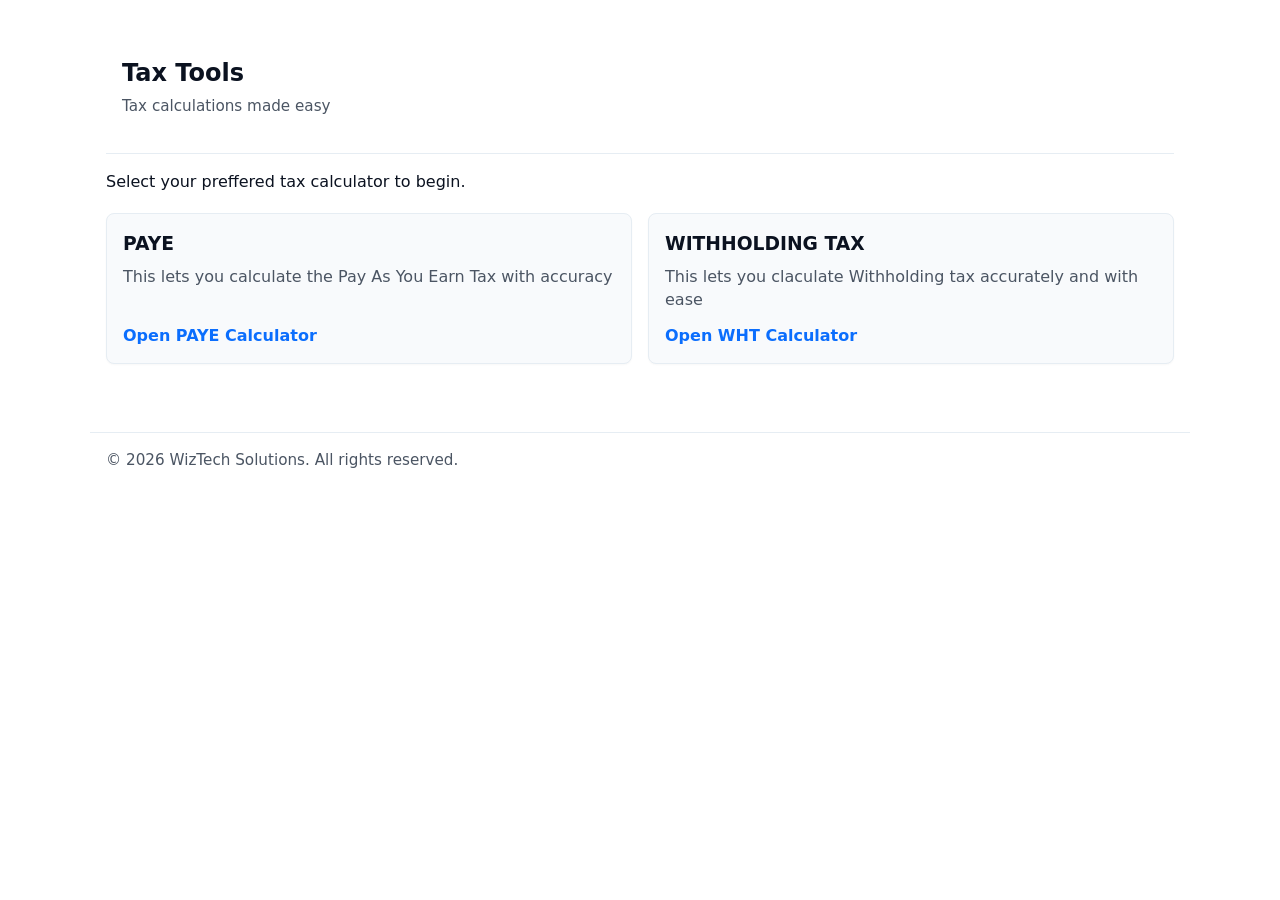
<file: index.html>
<!doctype html>
<html lang="en">
<head>
  <meta charset="utf-8" />
  <meta name="viewport" content="width=device-width,initial-scale=1" />
  <title>Tax Tools — PAYE & WHT</title>
  <link rel="stylesheet" href="wht_web/styles.css" />
</head>
<body>
  <main class="container" id="main" role="main" aria-labelledby="main-heading">
    <header class="site-header">
      <div class="container">
        <h1 class="site-title">Tax Tools</h1>
        <p class="site-subtitle">Tax calculations made easy</p>
      </div>
    </header>
    <!--<nav class="selector" role="navigation" aria-label="Calculator selector">
      <a href="./paye_web/index.html" class="card-link" id="btn-paye" target="_blank" rel="noopener norefferrer">PAYE Calculator</a>
      <a href="./wht_web/index.html" class="card-link" id="btn-wht" target="_blank" rel="noopener norefferrer">WHT Calculator</a>
      <!-<button data-route="paye" id="btn-paye" class="nav-btn">PAYE Calculator</button>-->
      <!--<button type="button" id="btn-paye" class="nav-btn">WHT Calculator</button>-->
      <!--<a href="https://tax-tools.netlify.app/" id="btn-wht" class="nav-btn" target="_blank" rel="noopener norefferrer"> WHT Calculator</a>->
    </nav>
    -->

    <h2 id="main-heading" class="visually-hidden">Welcome</h2>
    <p>Select your preffered tax calculator to begin.</p>

    <section class="cards">
      <article class="card" tabindex="0" role="button" aria-pressed="false" target="_blank " data-target="paye_web/index.html">
        <h3>PAYE</h3>
        <p class="muted">This lets you calculate the Pay As You Earn Tax with accuracy</p>
        <a href="paye_web/index.html" class="card-link" target="_blank" rel="noopener norefferrer">Open PAYE Calculator</a>
      </article>

      <article class="card" tabindex="0" role="button" aria-pressed="false" data-target="wht_web/index.html" >
        <h3>WITHHOLDING TAX</h3>
        <p class="muted">This lets you claculate Withholding tax accurately and with ease</p>
        <a href="wht_web/index.html" class="card-link" target="_blank" rel="noopener norefferrer">Open WHT Calculator</a>
      </article>
    </section>

  </main>

  <script src="wht_web/script.js" defer></script>

    <footer class="site-footer container" role="contentinfo" aria-label="Site copyright">
  <div class="footer-inner">
    <p class="copyright">
      © <span id="copyright-year"></span> WizTech Solutions. All rights reserved.
    </p>
  </div>
</footer>

<script>
  (function () {
    const el = document.getElementById('copyright-year');
    if (el) el.textContent = new Date().getFullYear();
  })();
</script>
</body>
</html>
</file>
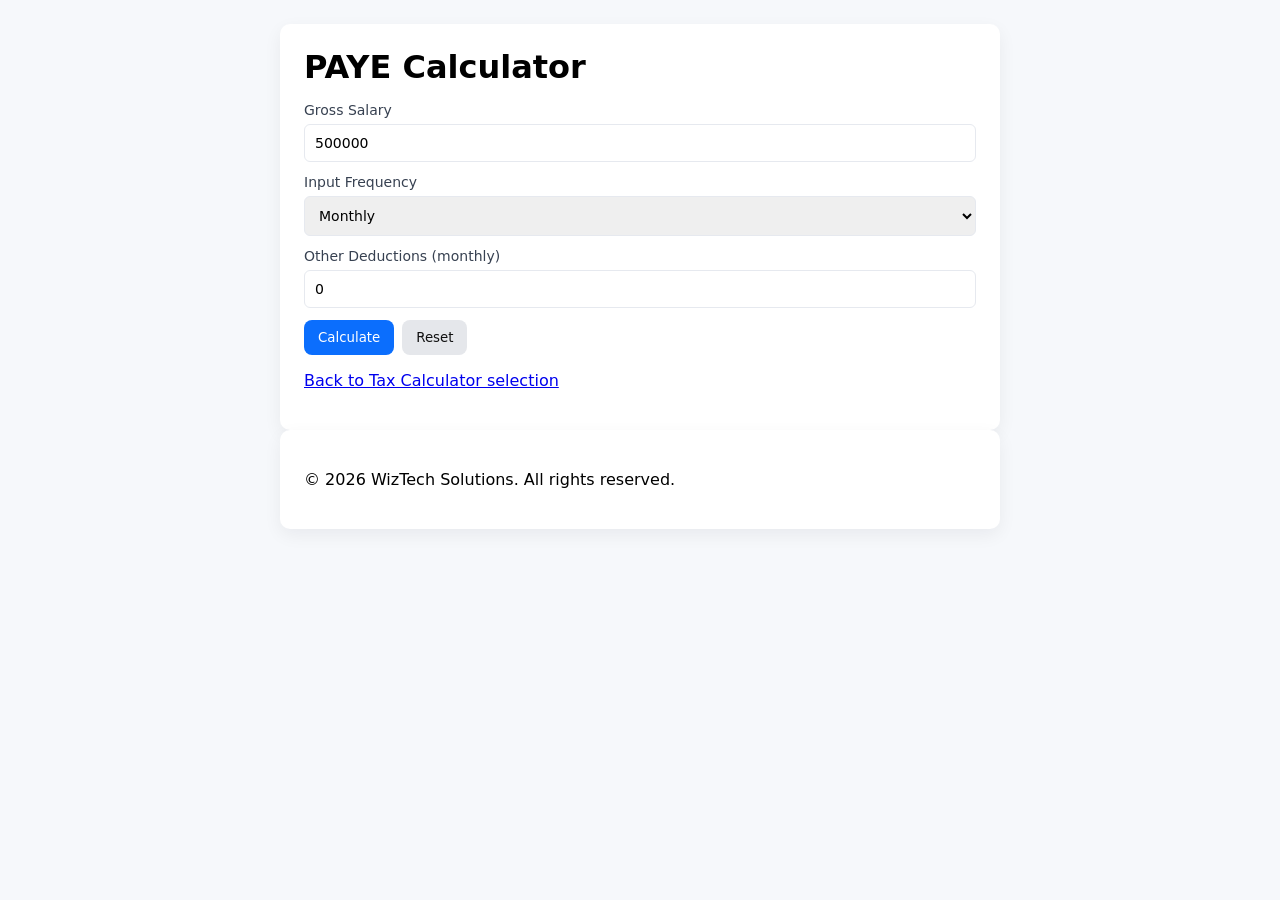
<file: paye_web/index.html>
<!doctype html>
<html lang="en">
<head>
  <meta charset="utf-8" />
  <meta name="viewport" content="width=device-width,initial-scale=1" />
  <title>PAYE Calculator</title>
  <link rel="stylesheet" href="styles.css" />
</head>
<body>
  <main class="container">
    <h1>PAYE Calculator</h1>

    <form id="paye-form" onsubmit="return false;">
      <label>Gross Salary
        <input type="number" id="gross" min="0" step="0.01" value="500000" />
      </label>

      <label>Input Frequency
        <select id="frequency">
          <option value="monthly">Monthly</option>
          <option value="annual">Annual</option>
        </select>
      </label>

      <label>Other Deductions (monthly)
        <input type="number" id="deductions" min="0" step="0.01" value="0" />
      </label>

      <div class="actions">
        <button id="calculate">Calculate</button>
        <button id="reset" type="reset">Reset</button>
      </div>
    </form>

    <section id="results" class="results hidden" aria-live="polite">
      <h2>Results</h2>
      <div id="breakdown"></div>
    </section>

    <p style="margin-top:1rem"><a href="../index.html">Back to Tax Calculator selection</a></p>
  </main>

  <script src="script.js"></script>

  <footer class="site-footer container" role="contentinfo" aria-label="Site copyright">
  <div class="footer-inner">
    <p class="copyright">
      © <span id="copyright-year"></span> WizTech Solutions. All rights reserved.
    </p>
  </div>
</footer>

<script>
  (function () {
    const el = document.getElementById('copyright-year');
    if (el) el.textContent = new Date().getFullYear();
  })();
</script>

</body>
</html>
</file>
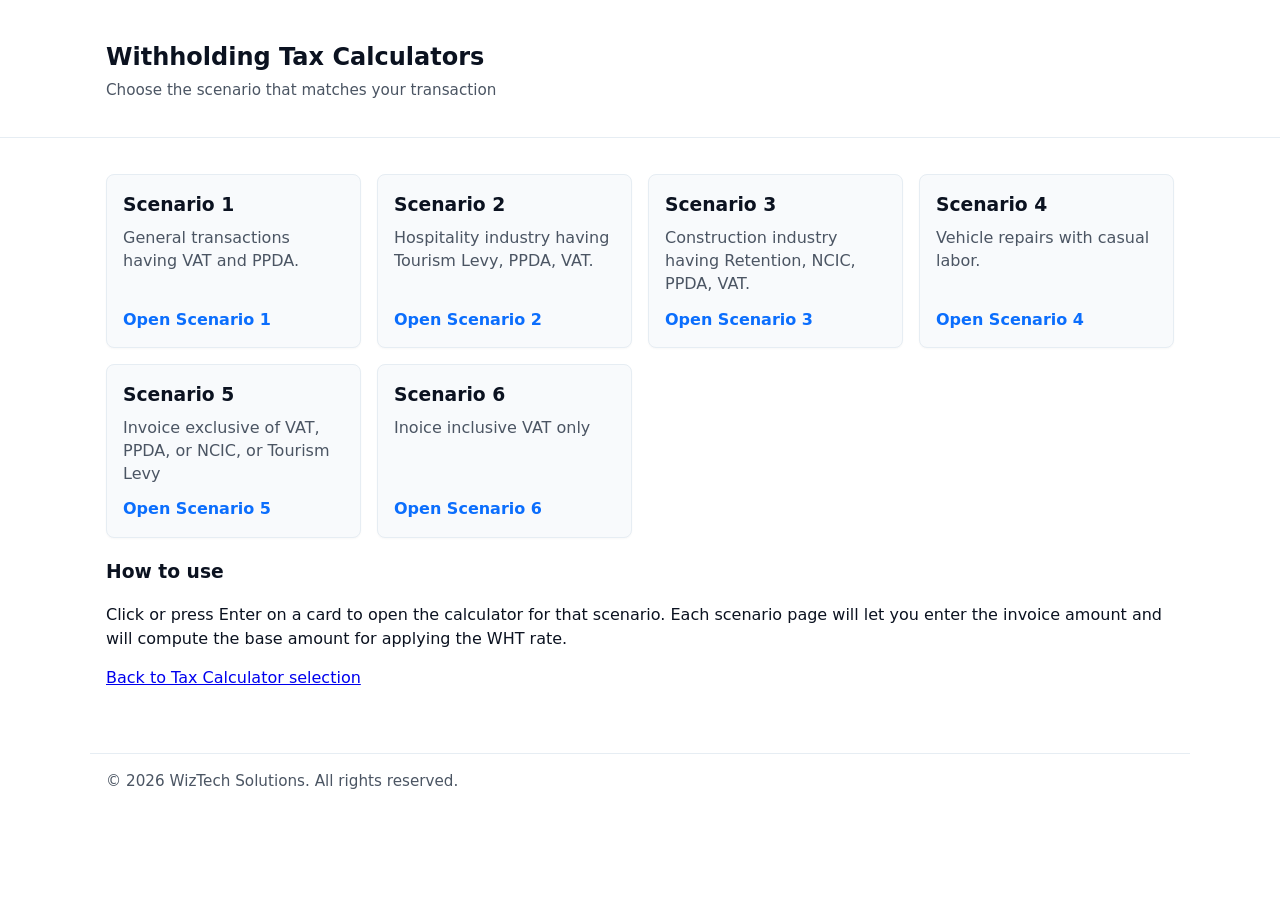
<file: wht_web/index.html>
<!doctype html>
<html lang="en">
<head>
  <meta charset="utf-8" />
  <meta name="viewport" content="width=device-width,initial-scale=1" />
  <title>Withholding Tax Calculators</title>
  <link rel="stylesheet" href="styles.css" />
</head>
<body>
  <a class="skip-link" href="#main">Skip to main content</a>

  <header class="site-header" role="banner">
    <div class="container">
      <h1 class="site-title">Withholding Tax Calculators</h1>
      <p class="site-subtitle">Choose the scenario that matches your transaction</p>
    </div>
  </header>

  <main id="main" class="container" role="main" aria-labelledby="main-heading">
    <h2 id="main-heading" class="visually-hidden">Calculator selection</h2>

  <section class="cards" aria-label="Calculator options">
  <article class="card" tabindex="0" role="button" aria-pressed="false" data-target="scenarios/scenario1.html">
    <h3>Scenario 1</h3>
    <p class="muted">General transactions having VAT and PPDA.</p>
    <a class="card-link" href="scenarios/scenario1.html">Open Scenario 1</a>
  </article>

  <article class="card" tabindex="0" role="button" aria-pressed="false" data-target="scenarios/scenario2.html">
    <h3>Scenario 2</h3>
    <p class="muted">Hospitality industry having Tourism Levy, PPDA, VAT.</p>
    <a class="card-link" href="scenarios/scenario2.html">Open Scenario 2</a>
  </article>

  <article class="card" tabindex="0" role="button" aria-pressed="false" data-target="scenarios/scenario3.html">
    <h3>Scenario 3</h3>
    <p class="muted">Construction industry having Retention, NCIC, PPDA, VAT.</p>
    <a class="card-link" href="scenarios/scenario3.html">Open Scenario 3</a>
  </article>

  <article class="card" tabindex="0" role="button" aria-pressed="false" data-target="scenarios/scenario4.html">
    <h3>Scenario 4</h3>
    <p class="muted">Vehicle repairs with casual labor.</p>
    <a class="card-link" href="scenarios/scenario4.html">Open Scenario 4</a>
  </article>

  <article class="card" tabindex="0" role="button" aria-pressed="false" data-target="scenarios/scenario5.html">
    <h3>Scenario 5</h3>
    <p class="muted">Invoice exclusive of VAT, PPDA, or NCIC, or Tourism Levy</p>
    <a href="scenarios/scenario5.html" class="card-link">Open Scenario 5</a>
  </article>

  <article class="card" tabindex="0" role="button" aria-pressed="false" data-target="scenarios/scenario6.html">
    <h3>Scenario 6</h3>
    <p class="muted">Inoice inclusive VAT only</p>
    <a href="scenarios/scenario6.html" class="card-link">Open Scenario 6</a>
  </article>
 </section>

    <section class="help" aria-label="How to use">
      <h3>How to use</h3>
      <p>Click or press Enter on a card to open the calculator for that scenario. Each scenario page will let you enter the invoice amount and will compute the base amount for applying the WHT rate.</p>
    </section>

    <p style="margin-top:1rem"><a href="../index.html">Back to Tax Calculator selection</a></p>
  </main>

  <footer class="site-footer container" role="contentinfo" aria-label="Site copyright">
  <div class="footer-inner">
    <p class="copyright">
      © <span id="copyright-year"></span> WizTech Solutions. All rights reserved.
    </p>
  </div>
</footer>

<script>
  (function () {
    const el = document.getElementById('copyright-year');
    if (el) el.textContent = new Date().getFullYear();
  })();
</script>

  <script src="script.js" defer></script>
</body>
</html>
</file>
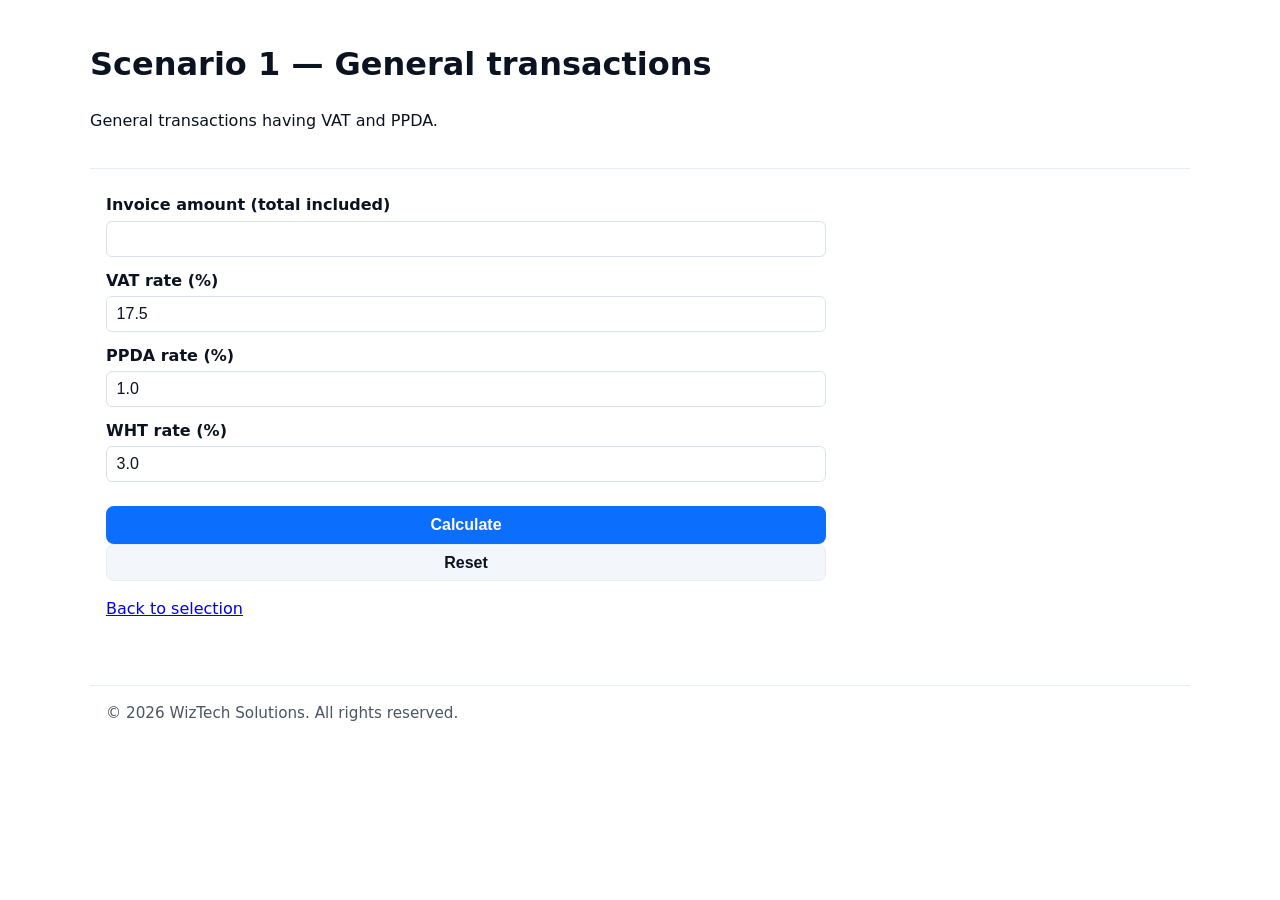
<file: wht_web/scenarios/scenario1.html>
<!doctype html>
<html lang="en">
<head>
  <meta charset="utf-8" />
  <meta name="viewport" content="width=device-width,initial-scale=1" />
  <title>Scenario 1 — General transactions</title>
  <link rel="stylesheet" href="../styles.css" />
</head>
<body>
  <a class="skip-link" href="#calc">Skip to calculator</a>

  <header class="site-header container">
    <h1>Scenario 1 — General transactions</h1>
    <p class="muted">General transactions having VAT and PPDA.</p>
  </header>

  <main id="calc" class="container" role="main">
    <form id="wht-form" aria-label="Withholding tax calculator" novalidate>
      <div>
        <label for="invoice-amount"><strong>Invoice amount (total included)</strong></label>
        <input id="invoice-amount" name="invoiceAmount" type="number" inputmode="decimal" step="0.01" required aria-required="true" />
      </div>

      <div>
        <label for="vat-rate">VAT rate (%)</label>
        <input id="vat-rate" name="vatRate" type="number" step="0.01" value="17.5" required />
      </div>

      <div>
        <label for="ppda">PPDA rate (%)</label>
        <input id="ppda" name="ppda" type="number" step="0.01" value="1.0" required />
      </div>

      <div>
        <label for="wht-rate">WHT rate (%)</label>
        <input id="wht-rate" name="whtRate" type="number" step="0.01" value="3.0" required />
      </div>

      <div style="margin-top:.75rem">
        <button id="calc-btn" type="submit">Calculate</button>
        <button id="reset-btn" type="button">Reset</button>
      </div>
    </form>

    <section id="results" aria-live="polite" style="margin-top:1rem"></section>

    <p style="margin-top:1rem"><a href="../index.html">Back to selection</a></p>
  </main>

  <script type="module">
  try {
    import('./scenario1.js').then(({ computeBaseAmount }) => {
      const form = document.getElementById('wht-form');
      const results = document.getElementById('results');
      const resetBtn = document.getElementById('reset-btn');

      function formatCurrency(n) {
        return new Intl.NumberFormat(undefined, { minimumFractionDigits: 2, maximumFractionDigits: 2 }).format(n);
      }

      form.addEventListener('submit', (e) => {
        e.preventDefault();
        results.innerHTML = '';
        try {
          const invoice = document.getElementById('invoice-amount').value;
          const vatRate = document.getElementById('vat-rate').value;
          const ppdaRate = document.getElementById('ppda').value;
          const whtRate = document.getElementById('wht-rate').value;

          console.log('Inputs:', { invoice, vatRate, ppdaRate, whtRate });

          const out = computeBaseAmount({
            invoice,
            vatRate,
            ppdaRate,
            whtRate,
            rounding: 2
          });

          console.log('Output:', out);

          results.innerHTML = `
            <div class="result-card">
              <div class="result-row"><div class="result-label">Taxable amount</div><div class="result-value">MK ${formatCurrency(out.taxableAmount)}</div></div>
              <div class="result-row"><div class="result-label">VAT (MK)</div><div class="result-value">MK ${formatCurrency(out.vatAmount)}</div></div>
              <div class="result-row"><div class="result-label">PPDA (MK)</div><div class="result-value">MK ${formatCurrency(out.ppdaAmount)}</div></div>
              <div class="result-row"><div class="result-label">WHT (MK)</div><div class="result-value">MK ${formatCurrency(out.whtAmount)}</div></div>
              <div class="result-row"><div class="result-label">Pay supplier</div><div class="result-value">MK ${formatCurrency(out.paySupplier)}</div></div>
            </div>
          `;
        } catch (err) {
          console.error('Calculation error:', err);
          results.innerHTML = `<div role="alert">Error: ${err.message}</div>`;
        }
      });

      resetBtn.addEventListener('click', () => {
        form.reset();
        results.innerHTML = '';
        document.getElementById('vat-rate').value = '17.5';
        document.getElementById('ppda').value = '1.0';
        document.getElementById('wht-rate').value = '3.0';
      });

    }).catch(err => {
      console.error('Failed to import module:', err);
      const results = document.getElementById('results');
      if (results) results.innerHTML = `<div role="alert">Module load error: ${err.message}</div>`;
    });
  } catch (err) {
    console.error('Unexpected error setting up module import:', err);
    const results = document.getElementById('results');
    if (results) results.innerHTML = `<div role="alert">Setup error: ${err.message}</div>`;
  }
  </script>

  <footer class="site-footer container" role="contentinfo" aria-label="Site copyright">
  <div class="footer-inner">
    <p class="copyright">
      © <span id="copyright-year"></span> WizTech Solutions. All rights reserved.
    </p>
  </div>
</footer>

<script>
  (function () {
    const el = document.getElementById('copyright-year');
    if (el) el.textContent = new Date().getFullYear();
  })();
</script>

</body>
</html>
</file>
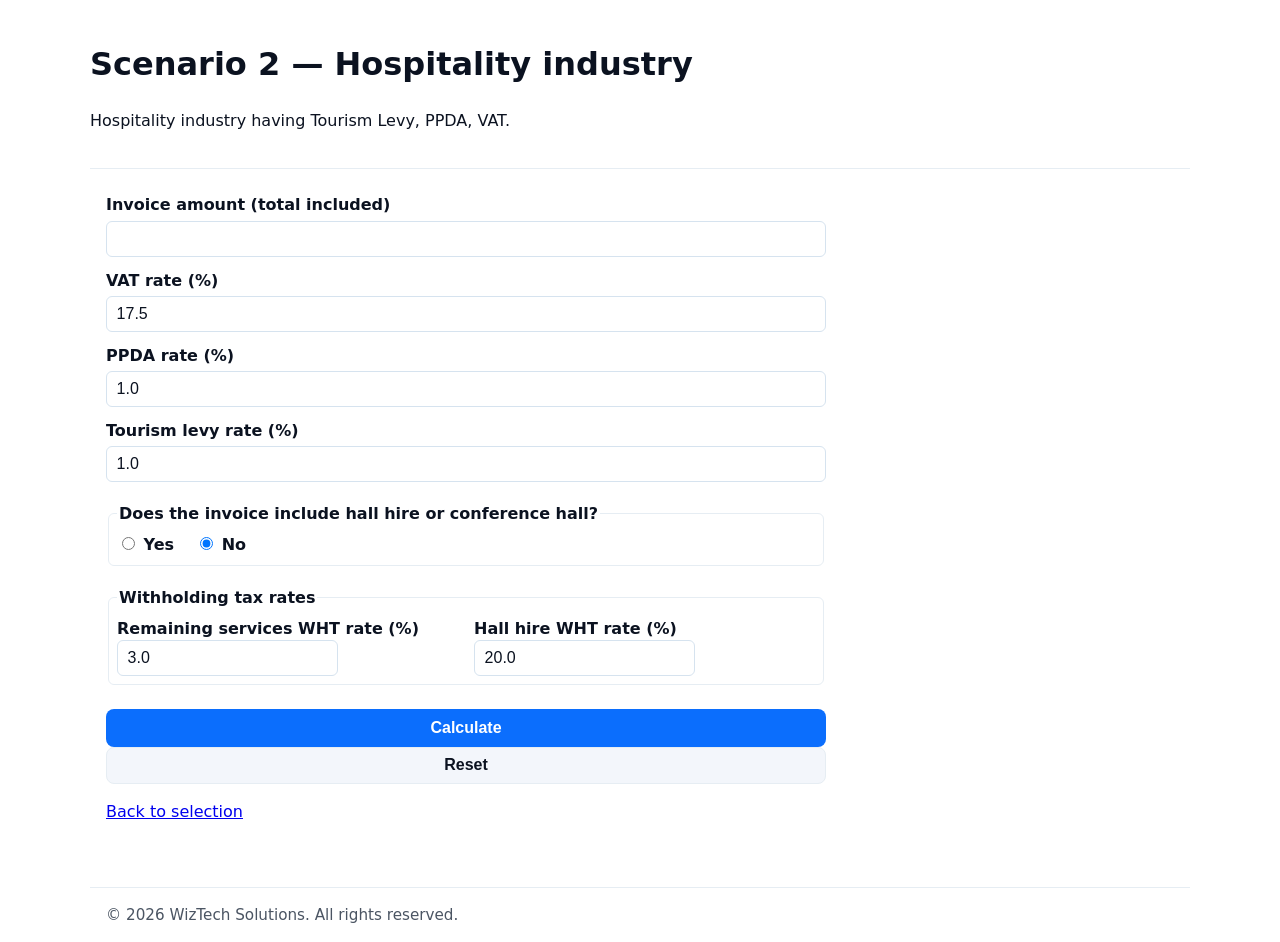
<file: wht_web/scenarios/scenario2.html>
<!doctype html>
<html lang="en">
<head>
  <meta charset="utf-8" />
  <meta name="viewport" content="width=device-width,initial-scale=1" />
  <title>Scenario 2 — Hospitality industry</title>
  <link rel="stylesheet" href="../styles.css" />
</head>
<body>
  <a class="skip-link" href="#calc">Skip to calculator</a>

  <header class="site-header container">
    <h1>Scenario 2 — Hospitality industry</h1>
    <p class="muted">Hospitality industry having Tourism Levy, PPDA, VAT.</p>
  </header>

  <main id="calc" class="container" role="main">
    <form id="wht-form" aria-label="Hospitality withholding tax calculator" novalidate>
      <div>
        <label for="invoice-amount"><strong>Invoice amount (total included)</strong></label>
        <input id="invoice-amount" name="invoiceAmount" type="number" inputmode="decimal" step="0.01" required />
      </div>

      <div>
        <label for="vat-rate">VAT rate (%)</label>
        <input id="vat-rate" name="vatRate" type="number" step="0.01" value="17.5" required />
      </div>

      <div>
        <label for="ppda-rate">PPDA rate (%)</label>
        <input id="ppda-rate" name="ppdaRate" type="number" step="0.01" value="1.0" required />
      </div>

      <div>
        <label for="tourism-rate">Tourism levy rate (%)</label>
        <input id="tourism-rate" name="tourismRate" type="number" step="0.01" value="1.0" required />
      </div>

      <fieldset style="margin-top:.5rem; border:1px solid #e6edf3; padding:.5rem; border-radius:6px;">
        <legend style="font-weight:700">Does the invoice include hall hire or conference hall?</legend>
        <label><input id="hall-yes" name="hall" type="radio" value="yes" /> Yes</label>
        <label style="margin-left:1rem"><input id="hall-no" name="hall" type="radio" value="no" checked /> No</label>

        <div id="hall-amount-row" style="margin-top:.5rem; display:none;">
          <label for="hall-amount">Hall hire amount</label>
          <input id="hall-amount" name="hallAmount" type="number" inputmode="decimal" step="0.01" />
        </div>
      </fieldset>

      <fieldset style="margin-top:.5rem; border:1px solid #e6edf3; padding:.5rem; border-radius:6px;">
        <legend style="font-weight:700">Withholding tax rates</legend>

        <div style="display:flex; gap:1rem; flex-wrap:wrap;">
          <div style="flex:1; min-width:200px;">
            <label for="wht-rate">Remaining services WHT rate (%)</label>
            <input id="wht-rate" name="whtRate" type="number" step="0.01" value="3.0" required />
          </div>

          <div style="flex:1; min-width:200px;">
            <label for="hall-wht-rate">Hall hire WHT rate (%)</label>
            <input id="hall-wht-rate" name="hallWhtRate" type="number" step="0.01" value="20.0" required />
          </div>
        </div>
      </fieldset>

      <div style="margin-top:.75rem">
        <button id="calc-btn" type="submit">Calculate</button>
        <button id="reset-btn" type="button">Reset</button>
      </div>
    </form>

    <section id="results" aria-live="polite" style="margin-top:1rem"></section>

    <p style="margin-top:1rem"><a href="../index.html">Back to selection</a></p>
  </main>

  <script type="module">
    import { computeScenario2 } from './scenario2.js';

    const form = document.getElementById('wht-form');
    const results = document.getElementById('results');
    const resetBtn = document.getElementById('reset-btn');
    const hallYes = document.getElementById('hall-yes');
    const hallNo = document.getElementById('hall-no');
    const hallRow = document.getElementById('hall-amount-row');

    function updateHallRow() {
      hallRow.style.display = hallYes.checked ? 'block' : 'none';
    }
    hallYes.addEventListener('change', updateHallRow);
    hallNo.addEventListener('change', updateHallRow);

    function formatCurrency(n) {
      return new Intl.NumberFormat(undefined, { minimumFractionDigits: 2, maximumFractionDigits: 2 }).format(n);
    }

    form.addEventListener('submit', (e) => {
      e.preventDefault();
      results.innerHTML = '';

      try {
        const invoice = document.getElementById('invoice-amount').value;
        const vatRate = document.getElementById('vat-rate').value;
        const ppdaRate = document.getElementById('ppda-rate').value;
        const tourismRate = document.getElementById('tourism-rate').value;
        const remainingWhtRate = document.getElementById('wht-rate').value;
        const hallWhtRate = document.getElementById('hall-wht-rate').value;
        const hallIncluded = hallYes.checked;
        const hallAmount = document.getElementById('hall-amount').value || 0;

        const out = computeScenario2({
          invoice,
          vatRate,
          ppdaRate,
          tourismRate,
          remainingWhtRate,
          hallHireWhtRate: hallWhtRate,
          hallHireIncluded: hallIncluded,
          hallHireAmount: hallAmount,
          rounding: 2
        });

        results.innerHTML = `
          <div class="result-card">
            <div class="result-row"><div class="result-label">Taxable amount</div><div class="result-value">MK ${formatCurrency(out.taxableAmount)}</div></div>
            <div class="result-row"><div class="result-label">VAT (MK)</div><div class="result-value">MK ${formatCurrency(out.vatAmount)}</div></div>
            <div class="result-row"><div class="result-label">PPDA (MK)</div><div class="result-value">MK ${formatCurrency(out.ppdaAmount)}</div></div>
            <div class="result-row"><div class="result-label">Tourism levy (MK)</div><div class="result-value">MK ${formatCurrency(out.tourismAmount)}</div></div>
            <div class="result-row"><div class="result-label">WHT total (MK)</div><div class="result-value">MK ${formatCurrency(out.whtAmount)}</div></div>
            ${out.whtHall > 0 ? `<div class="result-row"><div class="result-label">WHT on hall hire (MK)</div><div class="result-value">MK ${formatCurrency(out.whtHall)}</div></div>` : ''}
            ${out.whtRemaining > 0 ? `<div class="result-row"><div class="result-label">WHT on remaining services (MK)</div><div class="result-value">MK ${formatCurrency(out.whtRemaining)}</div></div>` : ''}
            <div class="result-row"><div class="result-label">Pay supplier</div><div class="result-value">MK ${formatCurrency(out.paySupplier)}</div></div>
          </div>
        `;
      } catch (err) {
        console.error('Calculation error:', err);
        results.innerHTML = `<div role="alert">Error: ${err.message}</div>`;
      }
    });

    resetBtn.addEventListener('click', () => {
      form.reset();
      results.innerHTML = '';
      document.getElementById('vat-rate').value = '17.5';
      document.getElementById('ppda-rate').value = '1.0';
      document.getElementById('tourism-rate').value = '1.0';
      document.getElementById('wht-rate').value = '3.0';
      document.getElementById('hall-wht-rate').value = '20.0';
      updateHallRow();
    });

    updateHallRow();
  </script>

<footer class="site-footer container" role="contentinfo" aria-label="Site copyright">
  <div class="footer-inner">
    <p class="copyright">
      © <span id="copyright-year"></span> WizTech Solutions. All rights reserved.
    </p>
  </div>
</footer>

<script>
  (function () {
    const el = document.getElementById('copyright-year');
    if (el) el.textContent = new Date().getFullYear();
  })();
</script>

</body>
</html>
</file>
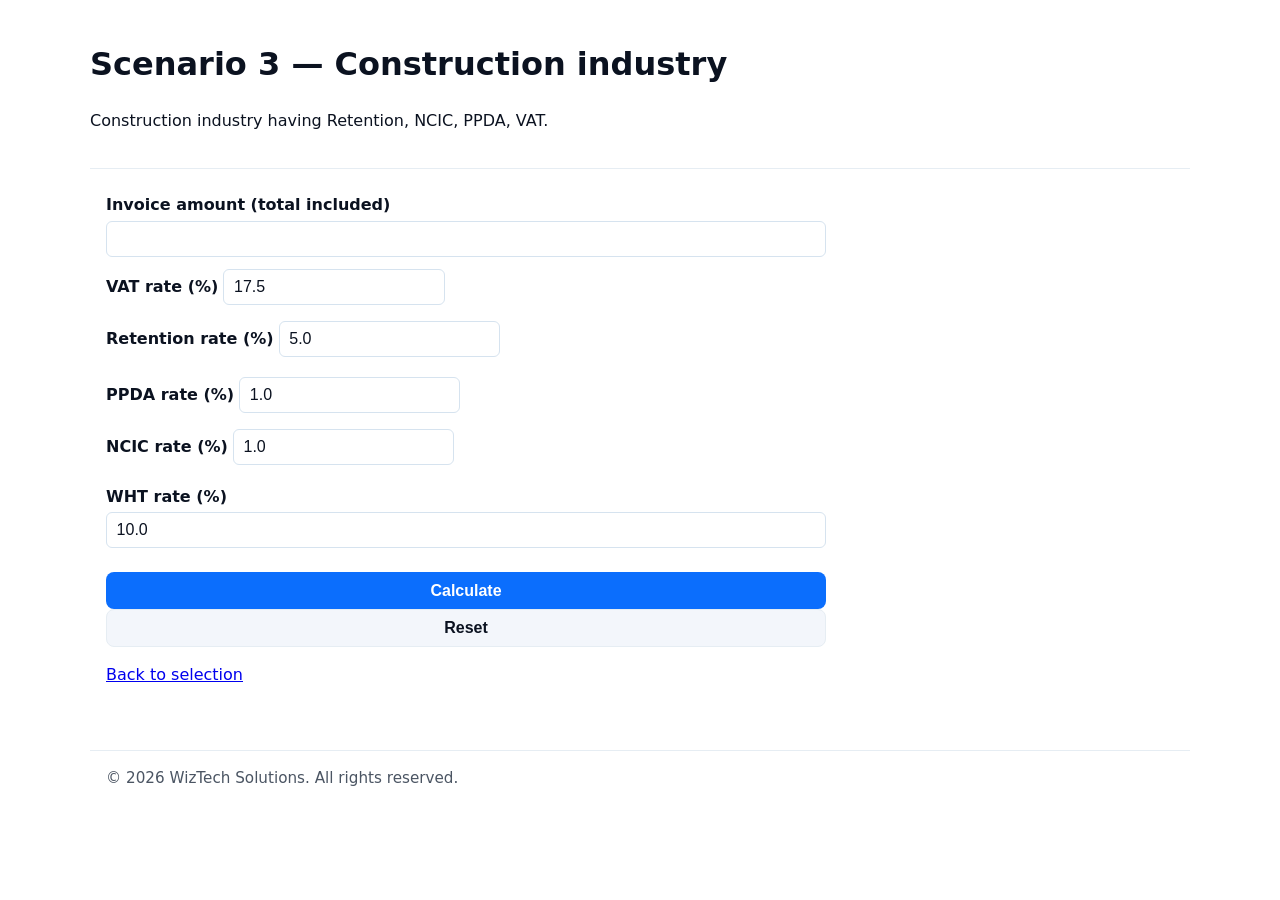
<file: wht_web/scenarios/scenario3.html>
<!doctype html>
<html lang="en">
<head>
  <meta charset="utf-8" />
  <meta name="viewport" content="width=device-width,initial-scale=1" />
  <title>Scenario 3 — Construction industry</title>
  <link rel="stylesheet" href="../styles.css" />
</head>
<body>
  <a class="skip-link" href="#calc">Skip to calculator</a>

  <header class="site-header container">
    <h1>Scenario 3 — Construction industry</h1>
    <p class="muted">Construction industry having Retention, NCIC, PPDA, VAT.</p>
  </header>

  <main id="calc" class="container" role="main">
    <form id="wht-form" aria-label="Construction withholding tax calculator" novalidate>
      <div>
        <label for="invoice-amount"><strong>Invoice amount (total included)</strong></label>
        <input id="invoice-amount" name="invoiceAmount" type="number" inputmode="decimal" step="0.01" required />
      </div>

      <div style="display:flex; gap:1rem; flex-wrap:wrap;">
        <div style="flex:1; min-width:160px;">
          <label for="vat-rate">VAT rate (%)</label>
          <input id="vat-rate" name="vatRate" type="number" step="0.01" value="17.5" required />
        </div>
        <div style="flex:1; min-width:160px;">
          <label for="retention-rate">Retention rate (%)</label>
          <input id="retention-rate" name="retentionRate" type="number" step="0.01" value="5.0" required />
        </div>
      </div>

      <div style="display:flex; gap:1rem; flex-wrap:wrap; margin-top:.5rem;">
        <div style="flex:1; min-width:160px;">
          <label for="ppda-rate">PPDA rate (%)</label>
          <input id="ppda-rate" name="ppdaRate" type="number" step="0.01" value="1.0" required />
        </div>
        <div style="flex:1; min-width:160px;">
          <label for="ncic-rate">NCIC rate (%)</label>
          <input id="ncic-rate" name="ncicRate" type="number" step="0.01" value="1.0" required />
        </div>
      </div>

      <div style="margin-top:.5rem;">
        <label for="wht-rate">WHT rate (%)</label>
        <input id="wht-rate" name="whtRate" type="number" step="0.01" value="10.0" required />
      </div>

      <div style="margin-top:.75rem">
        <button id="calc-btn" type="submit">Calculate</button>
        <button id="reset-btn" type="button">Reset</button>
      </div>
    </form>

    <section id="results" aria-live="polite" style="margin-top:1rem"></section>

    <p style="margin-top:1rem"><a href="../index.html">Back to selection</a></p>
  </main>

  <script type="module">
    import { computeScenario3 } from './scenario3.js';

    const form = document.getElementById('wht-form');
    const results = document.getElementById('results');
    const resetBtn = document.getElementById('reset-btn');

    function formatCurrency(n) {
      return new Intl.NumberFormat(undefined, { minimumFractionDigits: 2, maximumFractionDigits: 2 }).format(n);
    }

    form.addEventListener('submit', (e) => {
      e.preventDefault();
      results.innerHTML = '';

      try {
        const invoice = document.getElementById('invoice-amount').value;
        const vatRate = document.getElementById('vat-rate').value;
        const retentionRate = document.getElementById('retention-rate').value;
        const ppdaRate = document.getElementById('ppda-rate').value;
        const ncicRate = document.getElementById('ncic-rate').value;
        const whtRate = document.getElementById('wht-rate').value;

        const out = computeScenario3({
          invoice,
          vatRate,
          retentionRate,
          ppdaRate,
          ncicRate,
          whtRate,
          rounding: 2
        });

        results.innerHTML = `
          <div class="result-card">
            <div class="result-row"><div class="result-label">Taxable amount</div><div class="result-value">MK ${formatCurrency(out.taxableAmount)}</div></div>
            <div class="result-row"><div class="result-label">VAT (MK)</div><div class="result-value">MK ${formatCurrency(out.vatAmount)}</div></div>
            <div class="result-row"><div class="result-label">Retention (MK)</div><div class="result-value">MK ${formatCurrency(out.retentionAmount)}</div></div>
            <div class="result-row"><div class="result-label">PPDA (MK)</div><div class="result-value">MK ${formatCurrency(out.ppdaAmount)}</div></div>
            <div class="result-row"><div class="result-label">NCIC (MK)</div><div class="result-value">MK ${formatCurrency(out.ncicAmount)}</div></div>
            <div class="result-row"><div class="result-label">WHT (MK)</div><div class="result-value">MK ${formatCurrency(out.whtAmount)}</div></div>
            <div class="result-row"><div class="result-label">Pay contractor</div><div class="result-value">MK ${formatCurrency(out.payContractor)}</div></div>
          </div>
        `;
      } catch (err) {
        console.error('Calculation error:', err);
        results.innerHTML = `<div role="alert">Error: ${err.message}</div>`;
      }
    });

    resetBtn.addEventListener('click', () => {
      form.reset();
      results.innerHTML = '';
      document.getElementById('vat-rate').value = '17.5';
      document.getElementById('retention-rate').value = '5.0';
      document.getElementById('ppda-rate').value = '1.0';
      document.getElementById('ncic-rate').value = '1.0';
      document.getElementById('wht-rate').value = '10.0';
    });
  </script>

<footer class="site-footer container" role="contentinfo" aria-label="Site copyright">
  <div class="footer-inner">
    <p class="copyright">
      © <span id="copyright-year"></span> WizTech Solutions. All rights reserved.
    </p>
  </div>
</footer>

<script>
  (function () {
    const el = document.getElementById('copyright-year');
    if (el) el.textContent = new Date().getFullYear();
  })();
</script>

</body>
</html>
</file>
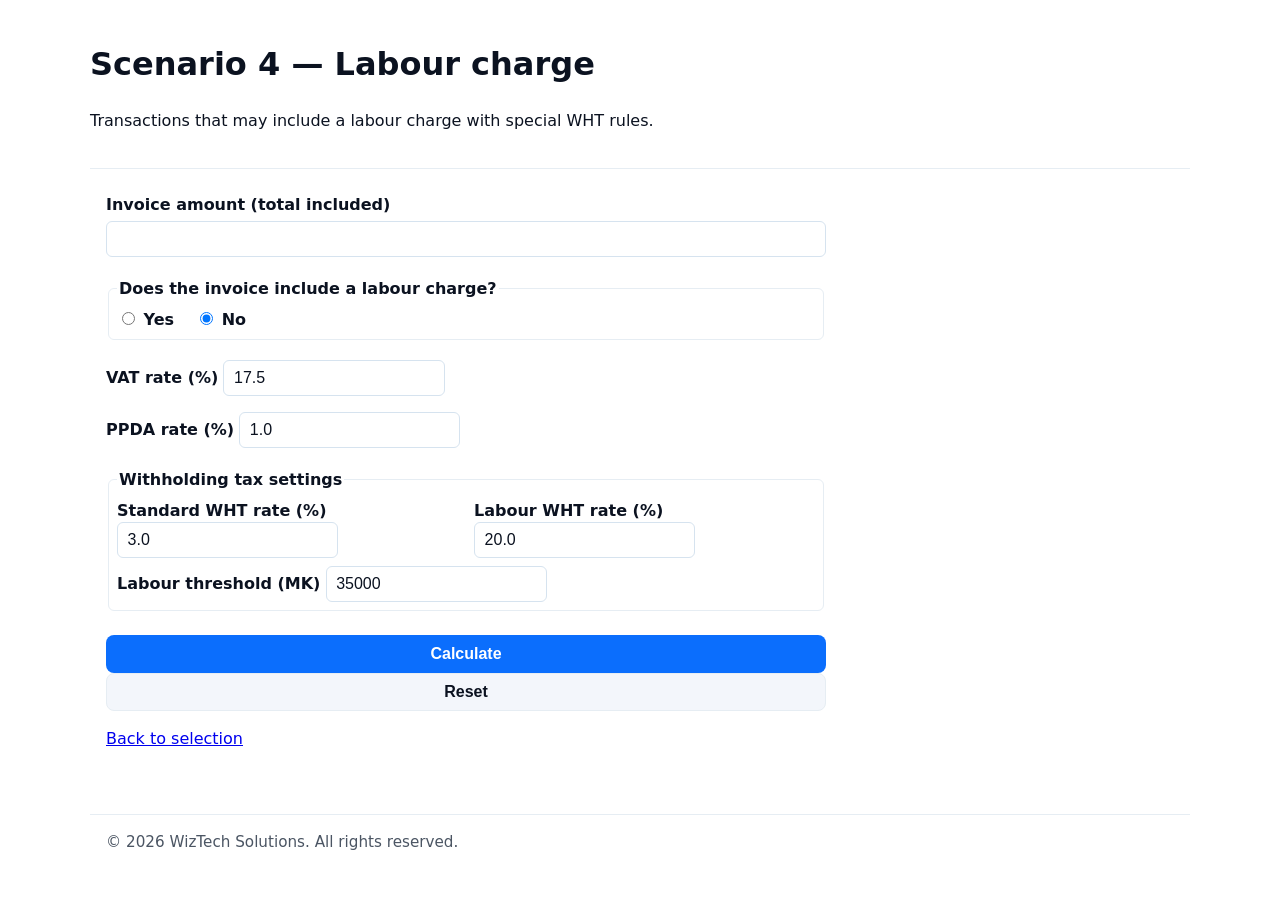
<file: wht_web/scenarios/scenario4.html>
<!doctype html>
<html lang="en">
<head>
  <meta charset="utf-8" />
  <meta name="viewport" content="width=device-width,initial-scale=1" />
  <title>Scenario 4 — Labour charge</title>
  <link rel="stylesheet" href="../styles.css" />
</head>
<body>
  <a class="skip-link" href="#calc">Skip to calculator</a>

  <header class="site-header container">
    <h1>Scenario 4 — Labour charge</h1>
    <p class="muted">Transactions that may include a labour charge with special WHT rules.</p>
  </header>

  <main id="calc" class="container" role="main">
    <form id="wht-form" aria-label="Labour charge withholding tax calculator" novalidate>
      <div>
        <label for="invoice-amount"><strong>Invoice amount (total included)</strong></label>
        <input id="invoice-amount" name="invoiceAmount" type="number" inputmode="decimal" step="0.01" required />
      </div>

      <fieldset style="margin-top:.5rem; border:1px solid #e6edf3; padding:.5rem; border-radius:6px;">
        <legend style="font-weight:700">Does the invoice include a labour charge?</legend>
        <label><input id="labour-yes" name="labour" type="radio" value="yes" /> Yes</label>
        <label style="margin-left:1rem"><input id="labour-no" name="labour" type="radio" value="no" checked /> No</label>

        <div id="labour-amount-row" style="margin-top:.5rem; display:none;">
          <label for="labour-amount">Labour amount</label>
          <input id="labour-amount" name="labourAmount" type="number" inputmode="decimal" step="0.01" />
        </div>
      </fieldset>

      <div style="display:flex; gap:1rem; flex-wrap:wrap; margin-top:.5rem;">
        <div style="flex:1; min-width:160px;">
          <label for="vat-rate">VAT rate (%)</label>
          <input id="vat-rate" name="vatRate" type="number" step="0.01" value="17.5" required />
        </div>
        <div style="flex:1; min-width:160px;">
          <label for="ppda-rate">PPDA rate (%)</label>
          <input id="ppda-rate" name="ppdaRate" type="number" step="0.01" value="1.0" required />
        </div>
      </div>

      <fieldset style="margin-top:.5rem; border:1px solid #e6edf3; padding:.5rem; border-radius:6px;">
        <legend style="font-weight:700">Withholding tax settings</legend>
        <div style="display:flex; gap:1rem; flex-wrap:wrap;">
          <div style="flex:1; min-width:160px;">
            <label for="standard-wht-rate">Standard WHT rate (%)</label>
            <input id="standard-wht-rate" name="standardWhtRate" type="number" step="0.01" value="3.0" required />
          </div>
          <div style="flex:1; min-width:160px;">
            <label for="labour-wht-rate">Labour WHT rate (%)</label>
            <input id="labour-wht-rate" name="labourWhtRate" type="number" step="0.01" value="20.0" required />
          </div>
        </div>

        <div style="margin-top:.5rem; display:flex; gap:1rem; flex-wrap:wrap;">
          <div style="flex:1; min-width:160px;">
            <label for="labour-threshold">Labour threshold (MK)</label>
            <input id="labour-threshold" name="labourThreshold" type="number" step="0.01" value="35000" required />
          </div>
        </div>
      </fieldset>

      <div style="margin-top:.75rem">
        <button id="calc-btn" type="submit">Calculate</button>
        <button id="reset-btn" type="button">Reset</button>
      </div>
    </form>

    <section id="results" aria-live="polite" style="margin-top:1rem"></section>

    <p style="margin-top:1rem"><a href="../index.html">Back to selection</a></p>
  </main>

  <script type="module">
    import { computeScenario4 } from './scenario4.js';

    const form = document.getElementById('wht-form');
    const results = document.getElementById('results');
    const resetBtn = document.getElementById('reset-btn');
    const labourYes = document.getElementById('labour-yes');
    const labourNo = document.getElementById('labour-no');
    const labourRow = document.getElementById('labour-amount-row');

    function updateLabourRow() {
      labourRow.style.display = labourYes.checked ? 'block' : 'none';
    }
    labourYes.addEventListener('change', updateLabourRow);
    labourNo.addEventListener('change', updateLabourRow);

    function formatCurrency(n) {
      return new Intl.NumberFormat(undefined, { minimumFractionDigits: 2, maximumFractionDigits: 2 }).format(n);
    }

    form.addEventListener('submit', (e) => {
      e.preventDefault();
      results.innerHTML = '';

      try {
        const invoice = document.getElementById('invoice-amount').value;
        const vatRate = document.getElementById('vat-rate').value;
        const ppdaRate = document.getElementById('ppda-rate').value;
        const standardWhtRate = document.getElementById('standard-wht-rate').value;
        const labourWhtRate = document.getElementById('labour-wht-rate').value;
        const labourThreshold = document.getElementById('labour-threshold').value;
        const labourIncluded = labourYes.checked;
        const labourAmount = document.getElementById('labour-amount').value || 0;

        const out = computeScenario4({
          invoice,
          vatRate,
          ppdaRate,
          standardWhtRate,
          labourIncluded,
          labourAmount,
          labourThreshold,
          labourWhtRate,
          rounding: 2
        });

        results.innerHTML = `
          <div class="result-card">
            <div class="result-row"><div class="result-label">Taxable remainder</div><div class="result-value">MK ${formatCurrency(out.taxableRemainder)}</div></div>
            <div class="result-row"><div class="result-label">VAT (MK)</div><div class="result-value">MK ${formatCurrency(out.vatAmount)}</div></div>
            <div class="result-row"><div class="result-label">PPDA (MK)</div><div class="result-value">MK ${formatCurrency(out.ppdaAmount)}</div></div>
            <div class="result-row"><div class="result-label">Taxable labour above threshold (MK)</div><div class="result-value">MK ${formatCurrency(out.taxableLabour)}</div></div>
            <div class="result-row"><div class="result-label">WHT on remainder (MK)</div><div class="result-value">MK ${formatCurrency(out.whtRemainder)}</div></div>
            <div class="result-row"><div class="result-label">WHT on labour (MK)</div><div class="result-value">MK ${formatCurrency(out.whtLabour)}</div></div>
            <div class="result-row"><div class="result-label">Total WHT (MK)</div><div class="result-value">MK ${formatCurrency(out.totalWht)}</div></div>
            <div class="result-row"><div class="result-label">Pay customer</div><div class="result-value">MK ${formatCurrency(out.payCustomer)}</div></div>
          </div>
        `;
      } catch (err) {
        console.error('Calculation error:', err);
        results.innerHTML = `<div role="alert">Error: ${err.message}</div>`;
      }
    });

    resetBtn.addEventListener('click', () => {
      form.reset();
      results.innerHTML = '';
      document.getElementById('vat-rate').value = '17.5';
      document.getElementById('ppda-rate').value = '1.0';
      document.getElementById('standard-wht-rate').value = '3.0';
      document.getElementById('labour-wht-rate').value = '20.0';
      document.getElementById('labour-threshold').value = '35000';
      updateLabourRow();
    });

    updateLabourRow();
  </script>

<footer class="site-footer container" role="contentinfo" aria-label="Site copyright">
  <div class="footer-inner">
    <p class="copyright">
      © <span id="copyright-year"></span> WizTech Solutions. All rights reserved.
    </p>
  </div>
</footer>

<script>
  (function () {
    const el = document.getElementById('copyright-year');
    if (el) el.textContent = new Date().getFullYear();
  })();
</script>

</body>
</html>
</file>
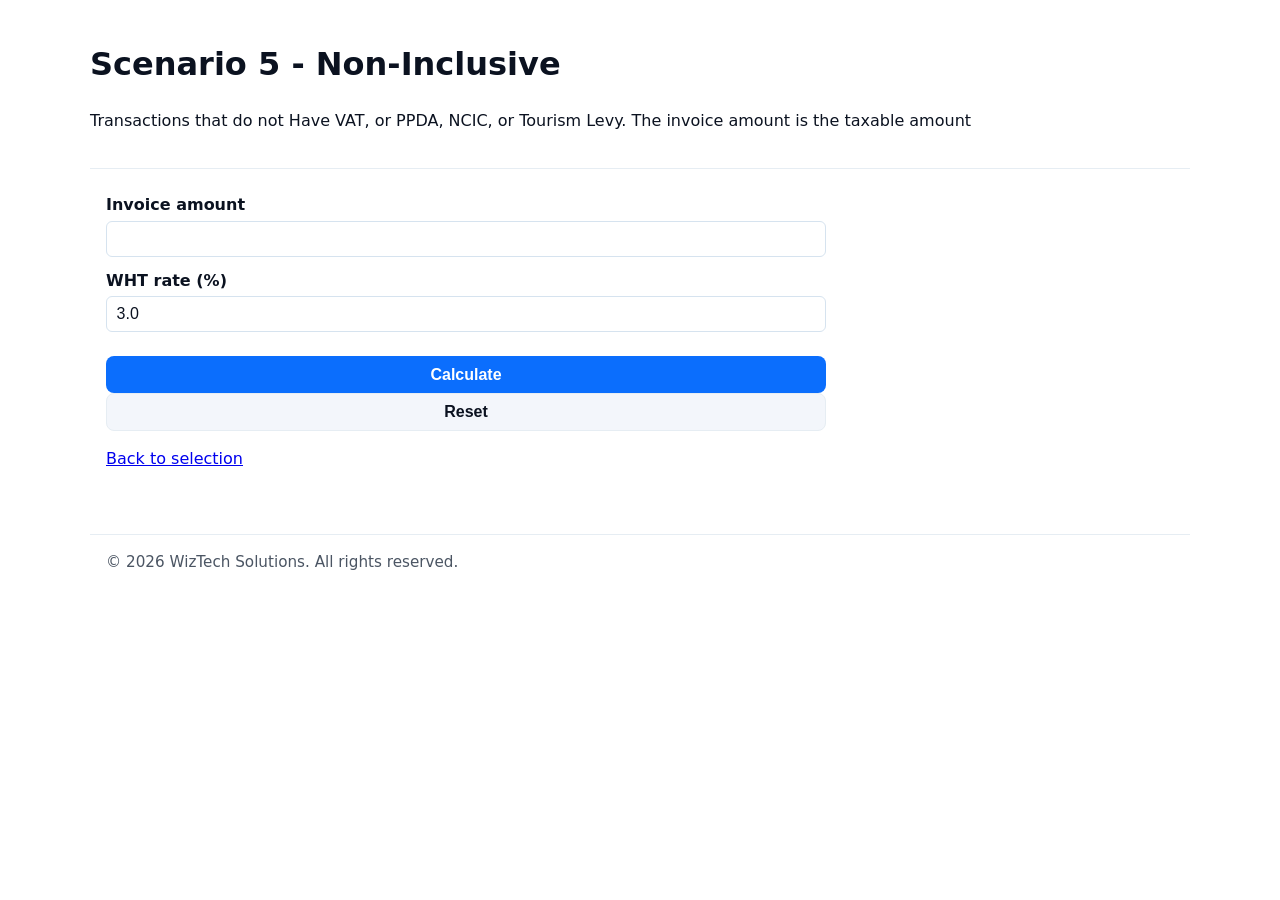
<file: wht_web/scenarios/scenario5.html>
<!DOCTYPE html>
<html lang="en">
<head>
    <meta charset="UTF-8">
    <meta name="viewport" content="width=device-width, initial-scale=1.0">
    <title>Scenario 5 - Non inclusive</title>
    <link rel="stylesheet" href="../styles.css">
</head>
<body>
    <a href="#calc" class="skip-link">Skip to calculator</a>

    <header class="site-header container">
        <h1>Scenario 5 - Non-Inclusive </h1>
        <p class="muted">Transactions that do not Have VAT, or PPDA, NCIC, or Tourism Levy. The invoice amount is the taxable amount</p>
    </header>

    <main id="calc" class="container" role="main">
        <form id="wht-form" aria-label="Withholding tax calculator" novalidate>
            <div>
                <label for="invoice-amount"><strong>Invoice amount</strong></label>
                <input type="number" name="invoiceAmount" id="invoice-amount" inputmode="decimal" step="0.01" required aria-required="true">
            </div>

            <div>
                <label for="wht-rate">WHT rate (%)</label>
                <input type="number" name="whtRate" id="wht-rate" step="0.01" value="3.0" required>
            </div>

            <div style="margin-top: .75rem;">
                <button id="calc-btn"  type="submit">Calculate</button>
                <button id="reset-btn"  type="button">Reset</button>
            </div>
        </form>

        <section id="results" aria-live="polite" style="margin-top: 1rem;"></section>
        <p style="margin-top: 1rem;"><a href="../index.html">Back to selection</a></p>
    </main>

    <script type="module">
        try{
            import('./scenario5.js').then(({computeBaseAmount}) => {
                const form = document.getElementById('wht-form');
                const results = document.getElementById('results');
                const resetBtn = document.getElementById('reset-btn');

                function formatCurrency(n) {
                    return new Intl.NumberFormat(undefined, { minimumFractionDigits: 2, maximumFractionDigits: 2}).format(n);
                }

                form.addEventListener('submit', (e) => {
                    e.preventDefault();
                    results.innerHTML = '';
                    try {
                        const invoice = document.getElementById('invoice-amount').value;
                        const whtRate = document.getElementById('wht-rate').value;

                        console.log('Inputs:', {invoice, whtRate});

                        const out = computeBaseAmount({
                            invoice,
                            whtRate,
                            rounding: 2
                        });

                        console.log('Output:', out);

                        results.innerHTML = `
                            <div class="result-card">
                                <div class="result-row"><div class="result-label">Taxable amount</div><div class="result-value">MK ${formatCurrency(out.taxableAmount)}</div></div>
                                <div class="result-row"><div class="result-label">WHT (MK)</div><div class="result-value">MK ${formatCurrency(out.whtAmount)}</div></div>
                                <div class="result-row"><div class="result-label">Pay Supplier</div><div class="result-value">MK ${formatCurrency(out.paySupplier)}</div></div>
                            </div>
                        `;
                    } catch (err) {
                        console.error('Calculation error:', err);
                        results.innerHTML = `<div role="alert"> Error ${err.message}</div>`;
                    }
                });

                resetBtn.addEventListener('click', () => {
                    form.reset();
                    results.innerHTML = '';
                    document.getElementById('wht-rate').value = '3.0';
                });

            }).catch(err => {
                console.error('Failed to import module:', err);
                const results = document.getElementById('results');
                if (results) results.innerHTML = `<div role="alert">Module load error: ${err.message}</div>`;
            });
        } catch (err) {    
            console.error('Unexpected error setting up module import:', err);
            const results = document.getElementById('results');
            if (results) results.innerHTML = `<div role="alert">Setup error: ${err.message}</div>`;
            
        }
    </script>

    <footer class="site-footer container" role="contentinfo" aria-label="Site copyright">
  <div class="footer-inner">
    <p class="copyright">
      © <span id="copyright-year"></span> WizTech Solutions. All rights reserved.
    </p>
  </div>
</footer>

<script>
  (function () {
    const el = document.getElementById('copyright-year');
    if (el) el.textContent = new Date().getFullYear();
  })();
</script>

</body>
</html>
</file>
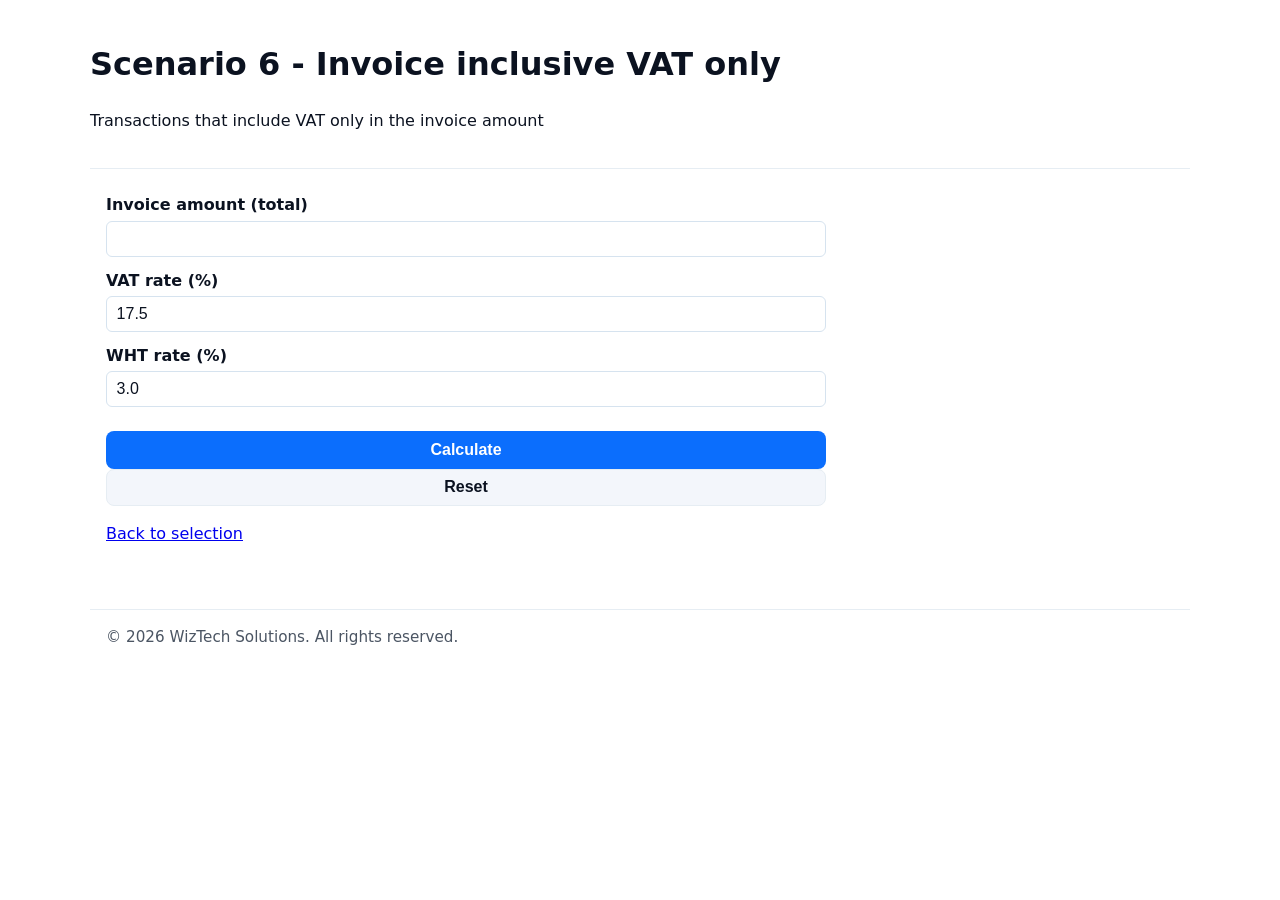
<file: wht_web/scenarios/scenario6.html>
<!DOCTYPE html>
<html lang="en">
<head>
    <meta charset="UTF-8">
    <meta name="viewport" content="width=device-width, initial-scale=1.0">
    <title>Scenario 6 - VAT inclusive only</title>
    <link rel="stylesheet" href="../styles.css">
</head>
<body>
    <a href="#calc" class="skip-link">Skip to Calculator</a>

    <header class="site-header container">
        <h1>Scenario 6 - Invoice inclusive VAT only</h1>
        <p class="muted">Transactions that include VAT only in the invoice amount</p>
    </header>

    <main id="calc" class="container" role="main">
        <form id="wht-form" aria-label="Withholding tax calculator" novalidate>
            <div>
                <label for="invoice-amount">Invoice amount (total)</label>
                <input type="number" name="invoiceAmount" id="invoice-amount" inputmode="decimal" step="0.01" required aria-required="true">
            </div>

            <div>
                <label for="vat-rate">VAT rate (%)</label>
                <input type="number" name="vatRate" id="vat-rate" step="0.01" value="17.5" required>
            </div>

            <div>
                <label for="wht-rate">WHT rate (%)</label>
                <input type="number" name="whtRate" id="wht-rate" step="0.01" value="3.0" required>
            </div>

            <div style="margin-top: .75rem;">
                <button id="calc-btn" type="submit">Calculate</button>
                <button id="reset-btn" type="button">Reset</button>
            </div>
        </form>

        <section id="results" aria-live="polite" style="margin-top: 1rem;"></section>

        <p style="margin-top: 1rem;"><a href="../index.html">Back to selection</a></p>
    </main>

    <script type="module">
        try{
            import('./scenario6.js').then(({computeBaseAmount }) => {
                const form = document.getElementById('wht-form');
                const results = document.getElementById('results');
                const resetBtn = document.getElementById('reset-btn');

                function formatCurrency(n) {
                    return new Intl.NumberFormat(undefined, {minimumFractionDigits: 2, maximumFractionDigits: 2}).format(n);
                }

                form.addEventListener('submit', (e) => {
                    e.preventDefault();
                    results.innerHTML = '';
                    try {
                        const invoice = document.getElementById('invoice-amount').value;
                        const vatRate = document.getElementById('vat-rate').value;
                        const whtRate = document.getElementById('wht-rate').value;

                        console.log('Inputs:', {invoice, vatRate, whtRate});

                        const out = computeBaseAmount({
                            invoice,
                            vatRate,
                            whtRate,
                            rounding: 2
                        });

                        console.log('Output:', out);

                        results.innerHTML = `
                            <div class="result-card">
                                <div class="result-row"><div class="result-label"></div>Taxable Amount<div class="result-value">MK ${formatCurrency(out.taxableAmount)}</div></div>
                                <div class="result-row"><div class="result-label"></div>VAT (MK)<div class="result-value">MK ${formatCurrency(out.vatAmount)}</div></div>
                                <div class="result-row"><div class="result-label"></div>WHT (MK)<div class="result-value">MK ${formatCurrency(out.whtAmount)}</div></div>
                                <div class="result-row"><div class="result-label"></div>Pay Supplier<div class="result-value">MK ${formatCurrency(out.paySupplier)}</div></div>
                            </div>
                        `;
                    } catch (err) {
                        console.error('Calculation error:', err);
                        results.innerHTML = `<div role="alert" >Error: ${err.message}</div>`;
                    }
                });

                resetBtn.addEventListener('click', () => {
                    form.reset();
                    results.innerHTML = '';
                    document.getElementById('vat-rate').value ='17.5';
                    document.getElementById('wht-rate').value = '3.0';
                });

            }).catch(err => {
                console.error('Failed to import module:', err);
                const results = document.getElementById('results');
                if (results) results.innerHTML = `<div role="alert">Module load error: ${err.message}</div>`;
            });
        } catch (err) {
            console.error('Unexpected error setting up module import:', err);
            const results = document.getElementById('results');
            if (results) results.innerHTML = `<div role="alert">Setup error: ${err.message}</div>`;
        }
    </script>

    <footer class="site-footer container" role="contentinfo" aria-label="Site copyright">
  <div class="footer-inner">
    <p class="copyright">
      © <span id="copyright-year"></span> WizTech Solutions. All rights reserved.
    </p>
  </div>
</footer>

<script>
  (function () {
    const el = document.getElementById('copyright-year');
    if (el) el.textContent = new Date().getFullYear();
  })();
</script>

</body>
</html>
</file>
<file: wht_web/styles.css>
:root{
  --bg:#ffffff;
  --surface:#f8fafc;
  --text:#0b1220;
  --muted:#4b5563;
  --accent:#0b6efd;
  --accent-contrast:#ffffff;
  --danger:#b00020;
  --card-border:#e6edf3;
  --focus: #ffbf47;
  --max-width:1100px;
  --radius:8px;
  --gap:1rem;
  font-family: system-ui, -apple-system, "Segoe UI", Roboto, "Helvetica Neue", Arial;
  font-size:16px;
}

/* Reset and base */
*{box-sizing:border-box}
html,body{height:100%}
body{
  margin:0;
  background:var(--bg);
  color:var(--text);
  -webkit-font-smoothing:antialiased;
  -moz-osx-font-smoothing:grayscale;
  line-height:1.45;
  font-size:1rem;
}

.container{
  max-width:var(--max-width);
  margin:0 auto;
  padding:1rem;
}

/* Skip link */
.skip-link{
  position:absolute;
  left:-999px;
  top:auto;
  width:1px;
  height:1px;
  overflow:hidden;
}
.skip-link:focus{
  left:1rem;
  top:1rem;
  width:auto;
  height:auto;
  padding:.5rem .75rem;
  background:#000;
  color:#fff;
  z-index:1000;
  border-radius:4px;
}

/* Header and footer */
.site-header{
  border-bottom:1px solid var(--card-border);
  padding:1.25rem 0;
}
.site-title{
  margin:.25rem 0 0;
  font-size:1.5rem;
}
.site-subtitle{
  margin:.25rem 0 0;
  color:var(--muted);
  font-size:.95rem;
}
.site-footer{
  border-top:1px solid var(--card-border);
  padding:1rem 0;
  margin-top:2rem;
  text-align:center;
  color:var(--muted);
  font-size:.9rem;
}

/* Cards grid on index */
.cards{
  display:grid;
  grid-template-columns:repeat(auto-fit,minmax(220px,1fr));
  gap:var(--gap);
  margin:1.25rem 0;
}
.card{
  background:var(--surface);
  padding:1rem;
  border-radius:var(--radius);
  border:1px solid var(--card-border);
  box-shadow:0 1px 2px rgba(11,18,32,0.03);
  cursor:pointer;
  outline: none;
  display:flex;
  flex-direction:column;
  justify-content:space-between;
  min-height:120px;
}
.card:focus{
  box-shadow:0 0 0 4px rgba(11,110,253,0.12);
  border-color:var(--accent);
}
.card h3{margin:0 0 .5rem 0}
.card .muted{color:var(--muted); margin:0 0 .75rem 0}
.card-link{
  margin-top:auto;
  align-self:flex-start;
  color:var(--accent);
  text-decoration:none;
  font-weight:600;
}
.card-link:focus{outline:2px dashed var(--focus); outline-offset:3px}

/* Form layout for scenario pages */
form#wht-form{
  display:grid;
  gap:.75rem;
  grid-template-columns:1fr;
  align-items:start;
  margin-top:.5rem;
  max-width:720px;
}
form#wht-form > div{
  display:flex;
  flex-direction:column;
}
label{
  font-weight:600;
  margin-bottom:.25rem;
}
input[type="number"], input[type="text"], select {
  padding:.5rem .6rem;
  border:1px solid #d6e3ef;
  border-radius:6px;
  background:#fff;
  color:var(--text);
  font-size:1rem;
  transition:box-shadow .12s, border-color .12s;
}
input[type="number"]:focus, input[type="text"]:focus, select:focus{
  outline:none;
  border-color:var(--accent);
  box-shadow:0 0 0 4px rgba(11,110,253,0.08);
}

/* Buttons */
button{
  display:inline-flex;
  align-items:center;
  justify-content:center;
  gap:.5rem;
  padding:.55rem .9rem;
  border-radius:8px;
  border:1px solid transparent;
  background:var(--accent);
  color:var(--accent-contrast);
  font-weight:700;
  cursor:pointer;
  font-size:1rem;
}
button[type="button"]{
  background:#f3f6fb;
  color:var(--text);
  border:1px solid #e6edf3;
}
button:focus{
  outline:3px solid rgba(255,191,71,0.18);
  outline-offset:2px;
}

/* Results area */
#results{
  margin-top:1rem;
  max-width:720px;
}
.result-card{
  background:#fbfdff;
  border:1px solid #eef6ff;
  padding:1rem;
  border-radius:8px;
  box-shadow:0 1px 2px rgba(11,18,32,0.02);
}
.result-row{
  display:flex;
  justify-content:space-between;
  gap:1rem;
  padding:.25rem 0;
  border-bottom:1px dashed rgba(11,18,32,0.03);
}
.result-row:last-child{border-bottom:0}
.result-label{color:var(--muted)}
.result-value{font-weight:700}

/* Error / alert */
[role="alert"]{
  background:#fff5f5;
  border:1px solid rgba(176,0,32,0.12);
  color:var(--danger);
  padding:.5rem .75rem;
  border-radius:6px;
}

/* Small screens adjustments */
@media (max-width:640px){
  .container{padding:.75rem}
  .site-title{font-size:1.25rem}
  form#wht-form{gap:.6rem}
  .result-row{flex-direction:column; align-items:flex-start}
}

/* Utility */
.visually-hidden{
  position:absolute!important;
  height:1px;width:1px;
  overflow:hidden;
  clip:rect(1px,1px,1px,1px);
  white-space:nowrap;
}

.site-footer {
  border-top: 1px solid var(--card-border);
  padding: 1rem;
  margin-top: 2rem;
  color: var(--muted);
  font-size: 0.95rem;
}
.site-footer .footer-inner {
  display:flex;
  gap:1rem;
  align-items:center;
  justify-content:space-between;
  max-width:var(--max-width);
  margin:0 auto;
}
.site-footer .attribution { color:var(--muted); margin:0; font-size:0.95rem; }
@media (max-width:640px) {
  .site-footer .footer-inner { flex-direction:column; align-items:flex-start; gap:.5rem; }
}

.site-footer {
  border-top: 1px solid var(--card-border);
  padding: 1rem;
  margin-top: 2rem;
  color: var(--muted);
  font-size: 0.95rem;
}

.site-footer .footer-inner {
  display:flex;
  gap:1rem;
  align-items:center;
  justify-content:space-between;
  max-width:var(--max-width);
  margin:0 auto;
  width:100%;
}

.attribution-group {
  display:flex;
  flex-direction:column;
  gap:0.125rem;
  margin:0;
}

.attribution, .attribution-note, .copyright {
  color:var(--muted);
  margin:0;
  font-size:0.95rem;
}

/* On small screens stack attribution above copyright */
@media (max-width:640px) {
  .site-footer .footer-inner {
    flex-direction:column;
    align-items:flex-start;
    gap:.5rem;
  }
}
</file>
<file: paye_web/styles.css>
:root { --bg:#f6f8fb; --card:#fff; --accent:#0b6efd; --muted:#374151; }
*{box-sizing:border-box;font-family:Inter,system-ui,Segoe UI,Arial,sans-serif}
body{background:var(--bg);margin:0;padding:24px}
.container{max-width:720px;margin:0 auto;background:var(--card);padding:24px;border-radius:10px;box-shadow:0 6px 18px rgba(11,14,30,0.06)}
h1{margin:0 0 16px}
label{display:block;margin:12px 0;color:var(--muted);font-size:14px}
input,select{width:100%;padding:10px;border:1px solid #e6e9ef;border-radius:6px;margin-top:6px;font-size:14px}
.actions{display:flex;gap:8px;margin-top:12px}
button{padding:10px 14px;border-radius:8px;border:0;background:var(--accent);color:#fff;cursor:pointer}
button[type="reset"]{background:#e5e7eb;color:#111}
.results{margin-top:18px;padding:12px;border-radius:8px;background:#fbfdff;border:1px solid #eef2ff}
.hidden{display:none}
#breakdown p{margin:8px 0}
.small{color:#6b7280;font-size:13px}
.row{display:flex;justify-content:space-between;gap:12px}
.label{color:#6b7280}
.value{font-weight:600}
</file>
